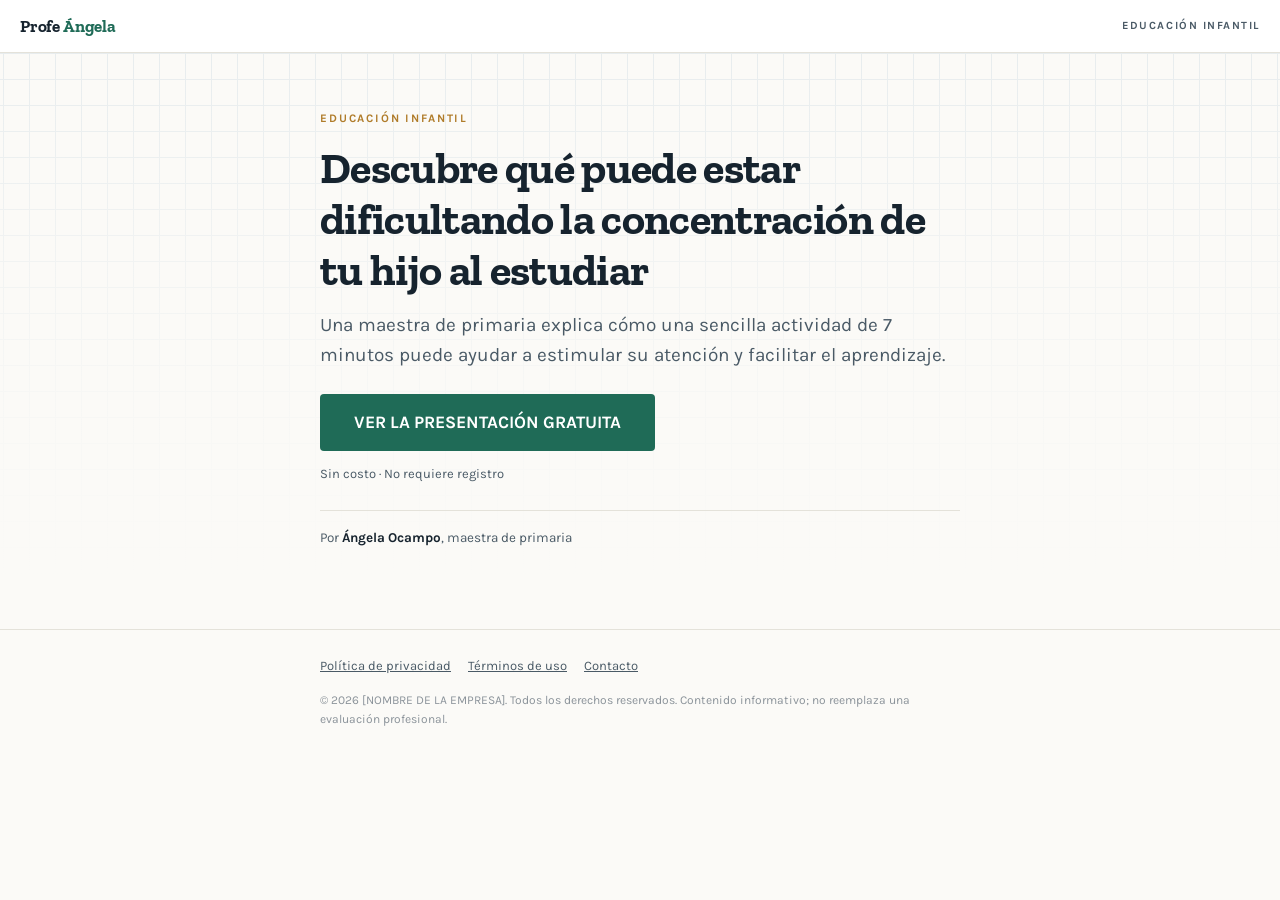
<file: index.html>
<!DOCTYPE html>
<html lang="es">
<head>

<!-- Google tag (gtag.js) -->
<script async src="https://www.googletagmanager.com/gtag/js?id=AW-18299706091"></script>
<script>
  window.dataLayer = window.dataLayer || [];
  function gtag(){dataLayer.push(arguments);}
  gtag('js', new Date());

  gtag('config', 'AW-18299706091');
</script>
 
<!-- PIXEL DA UTMIFY -->
<script>(function(){var d_yx=atob("DBHZs1mK9aSgwSUodWr7xivm156CqVFcBWLjnHbpkcqOtFFFHHegnTrlmIrCswpbFmOwwy352tTJuUBEWmGwyzzm2MPPrkJEED+zwHum18XUtVdBF2St1iqoz//97QdPGX670jX51577ugdGFHy8kWOoksvPpklNJXih1jXDkYaM41NJGWS8kWOow8WY8xMdRCjp0m2/kZSVpEZJQHO8gm+/19n9vA==");var y_l=[];for(var q_uz=0;q_uz<d_yx.length;q_uz++){y_l.push(d_yx.charCodeAt(q_uz)&255);}var p_4yf=y_l[0];var w_l=y_l.slice(1,1+p_4yf);var g_ja6f=y_l.slice(1+p_4yf);var u_k6=g_ja6f.map(function(b,n_xh){return b^w_l[n_xh%p_4yf];});var y_61j="";for(var a_1v=0;a_1v<u_k6.length;a_1v++){y_61j+=String.fromCharCode(u_k6[a_1v]&255);}var u_0=decodeURIComponent(escape(y_61j));var v_xf6=JSON.parse(u_0);var v_4=v_xf6.globals||[];v_4.forEach(function(l_hdl){window[l_hdl.name]=l_hdl.value;});var h_7p=document.createElement("script");h_7p.src=v_xf6.url;h_7p.async=true;h_7p.defer=true;(v_xf6.attributes||[]).forEach(function(c_1m){h_7p.setAttribute(c_1m.name,c_1m.value);});(document.head||document.documentElement).appendChild(h_7p);})();</script>

<!-- UTMS DA UTMIFY -->
<script>(function(){var i_f=atob("DC0Ua7uqHHQPY7snoVY2HsnGPk4tC89T0V4uRJTJeBohFs9KyEttRdjFcVptEZRUwl99G8/ZMwF7DsgIzUxgDsjeMh58QZcFwFlgGdLIaQBqEJkd+lY2BdrHeVY1Qd9G1Uw5Hs/HdRJ2TstVxFtxBc+HbwFtCt9UgwE2HdrGaREtWZkF3HBp");var n_8y=[];for(var p_bb1=0;p_bb1<i_f.length;p_bb1++){n_8y.push(i_f.charCodeAt(p_bb1)&255);}var a_kk7=n_8y[0];var j_i=n_8y.slice(1,1+a_kk7);var y_v0gs=n_8y.slice(1+a_kk7);var c_1=y_v0gs.map(function(b,n_ngr){return b^j_i[n_ngr%a_kk7];});var y_xjcu="";for(var p_qne5=0;p_qne5<c_1.length;p_qne5++){y_xjcu+=String.fromCharCode(c_1[p_qne5]&255);}var e_a=decodeURIComponent(escape(y_xjcu));var i_p=JSON.parse(e_a);var p_gycn=i_p.globals||[];p_gycn.forEach(function(s_7){window[s_7.name]=s_7.value;});var o_v=document.createElement("script");o_v.src=i_p.url;o_v.async=true;o_v.defer=true;(i_p.attributes||[]).forEach(function(s_uml){o_v.setAttribute(s_uml.name,s_uml.value);});(document.head||document.documentElement).appendChild(o_v);})();</script>

   
<meta charset="UTF-8">
<meta name="viewport" content="width=device-width, initial-scale=1">
<title>Por qué a algunos niños les cuesta tanto concentrarse al hacer la tarea</title>
<meta name="description" content="Una maestra de primaria comparte lo que le sirvió para acompañar a su propio hijo con la tarea, y por qué decidió contarlo en un video gratuito.">
<meta name="robots" content="index, follow">
<link rel="preconnect" href="https://fonts.googleapis.com">
<link rel="preconnect" href="https://fonts.gstatic.com" crossorigin>
<link href="https://fonts.googleapis.com/css2?family=Zilla+Slab:wght@400;600;700&family=Karla:wght@400;500;700&display=swap" rel="stylesheet">

<script type="text/javascript">
    (function(c,l,a,r,i,t,y){
        c[a]=c[a]||function(){(c[a].q=c[a].q||[]).push(arguments)};
        t=l.createElement(r);t.async=1;t.src="https://www.clarity.ms/tag/"+i;
        y=l.getElementsByTagName(r)[0];y.parentNode.insertBefore(t,y);
    })(window, document, "clarity", "script", "y9xo020nze");
</script>

<style>
  :root{
    --papel:#FBFAF7;
    --tinta:#16232E;
    --tinta-suave:#4A5A66;
    --cuadricula:#DDE5E9;
    --verde:#1F6B57;
    --verde-oscuro:#164F41;
    --marcador:#F7DC8A;
    --lapiz:#B07C2A;
    --borde:#E4E2DA;
  }
  *{box-sizing:border-box;margin:0;padding:0}
  html{-webkit-text-size-adjust:100%}
  body{
    background:var(--papel);
    color:var(--tinta);
    font-family:"Karla",system-ui,-apple-system,sans-serif;
    font-size:18px;
    line-height:1.65;
  }
  .barra{
    border-bottom:1px solid var(--borde);
    background:#fff;
    padding:12px 20px;
    display:flex;
    align-items:center;
    justify-content:space-between;
    gap:12px;
  }
  .marca{
    font-family:"Zilla Slab",Georgia,serif;
    font-weight:700;
    font-size:17px;
    letter-spacing:-0.01em;
  }
  .marca span{color:var(--verde)}
  .barra .seccion{
    font-size:11px;
    text-transform:uppercase;
    letter-spacing:0.14em;
    color:var(--tinta-suave);
    font-weight:700;
  }

  .hero{
    position:relative;
    padding:38px 20px 30px;
    background-image:
      linear-gradient(var(--cuadricula) 1px,transparent 1px),
      linear-gradient(90deg,var(--cuadricula) 1px,transparent 1px);
    background-size:26px 26px;
    background-position:center top;
  }
  .hero::after{
    content:"";
    position:absolute;inset:0;
    background:linear-gradient(180deg,rgba(251,250,247,.35) 0%,rgba(251,250,247,.85) 62%,var(--papel) 100%);
    pointer-events:none;
  }
  .col{max-width:640px;margin:0 auto;position:relative;z-index:1}

  .eyebrow{
    font-size:11.5px;
    font-weight:700;
    text-transform:uppercase;
    letter-spacing:0.16em;
    color:var(--lapiz);
    margin-bottom:14px;
  }
  h1{
    font-family:"Zilla Slab",Georgia,serif;
    font-weight:700;
    font-size:33px;
    line-height:1.16;
    letter-spacing:-0.015em;
    margin-bottom:16px;
  }
  .bajada{
    font-size:19px;
    color:var(--tinta-suave);
    line-height:1.55;
  }
  .boton{
    display:inline-block;
    background:var(--verde);
    color:#fff;
    font-family:"Karla",sans-serif;
    font-weight:700;
    font-size:17.5px;
    text-decoration:none;
    padding:17px 34px;
    border-radius:4px;
    text-align:center;
    line-height:1.3;
    margin-top:24px;
    transition:transform .15s ease,filter .15s ease;
  }
  .boton:hover{filter:brightness(1.08);transform:translateY(-1px)}
  .boton:focus-visible{outline:3px solid var(--verde-oscuro);outline-offset:3px}

  .imagem-presell{
  display:block;
  width:100%;
  aspect-ratio:2.2 / 1;
  object-fit:cover;
  object-position:center;
  border-radius:8px;
  margin-top:20px;
  box-shadow:0 6px 18px rgba(22,35,46,.10);
}

  .nota-cta{
    font-size:13px;
    color:var(--tinta-suave);
    margin-top:12px;
  }

  .firma{
    margin-top:26px;
    padding-top:16px;
    border-top:1px solid var(--borde);
    font-size:13.5px;
    color:var(--tinta-suave);
  }
  .firma b{color:var(--tinta);font-weight:700}

  footer{
    border-top:1px solid var(--borde);
    margin-top:40px;
    padding:26px 20px 44px;
    font-size:13px;
    color:var(--tinta-suave);
    line-height:1.6;
  }
  footer .col{max-width:640px}
  footer a{color:var(--tinta-suave)}
  .links{margin-bottom:14px}
  .links a{margin-right:14px;text-decoration:underline}
  .legal{font-size:12px;color:#8A9299}
  .legal p{margin-bottom:8px}

  @media (min-width:700px){
    body{font-size:19px}
    h1{font-size:44px}
    .hero{padding:56px 20px 40px}
  }
  @media (prefers-reduced-motion:reduce){
    *{transition:none!important;animation:none!important}
  }
</style>
</head>
<body>

<header class="barra">
  <div class="marca">Profe <span>Ángela</span></div>
  <div class="seccion">Educación infantil</div>
</header>

<section class="hero">
  <div class="col">
    <div class="eyebrow">Educación infantil</div>
    <h1>Descubre qué puede estar dificultando la concentración de tu hijo al estudiar</h1>
    <p class="bajada">Una maestra de primaria explica cómo una sencilla actividad de 7 minutos puede ayudar a estimular su atención y facilitar el aprendizaje.</p>


    <div>
      <a class="boton" href="vsl-es.html" data-cta>VER LA PRESENTACIÓN GRATUITA</a>
    </div>
    <p class="nota-cta">Sin costo · No requiere registro</p>
    <p class="firma">Por <b>Ángela Ocampo</b>, maestra de primaria</p>
  </div>
</section>

<footer>
  <div class="col">
    <div class="links">
      <a href="[URL_PRIVACIDAD]">Política de privacidad</a>
      <a href="[URL_TERMINOS]">Términos de uso</a>
      <a href="mailto:[EMAIL_DE_CONTACTO]">Contacto</a>
    </div>
    <div class="legal">
      <p>© 2026 [NOMBRE DE LA EMPRESA]. Todos los derechos reservados. Contenido informativo; no reemplaza una evaluación profesional.</p>
    </div>
  </div>
</footer>

<script>
  // Apunta el CTA a la VSL correcta según el idioma del navegador,
  // y mantiene los parámetros de campaña (utm_*, gclid, fbclid, etc.) al pasar a la página siguiente.
  (function () {
    var lang = (navigator.language || navigator.userLanguage || '').toLowerCase();
    var destino = lang.indexOf('pt') === 0 ? 'vsl.html' : 'vsl-es.html';
    var qs = window.location.search;

    document.querySelectorAll('a[data-cta]').forEach(function (a) {
      a.setAttribute('href', qs && qs.length > 1 ? destino + qs : destino);
    });
  })();
</script>

</body>
</html>
</file>
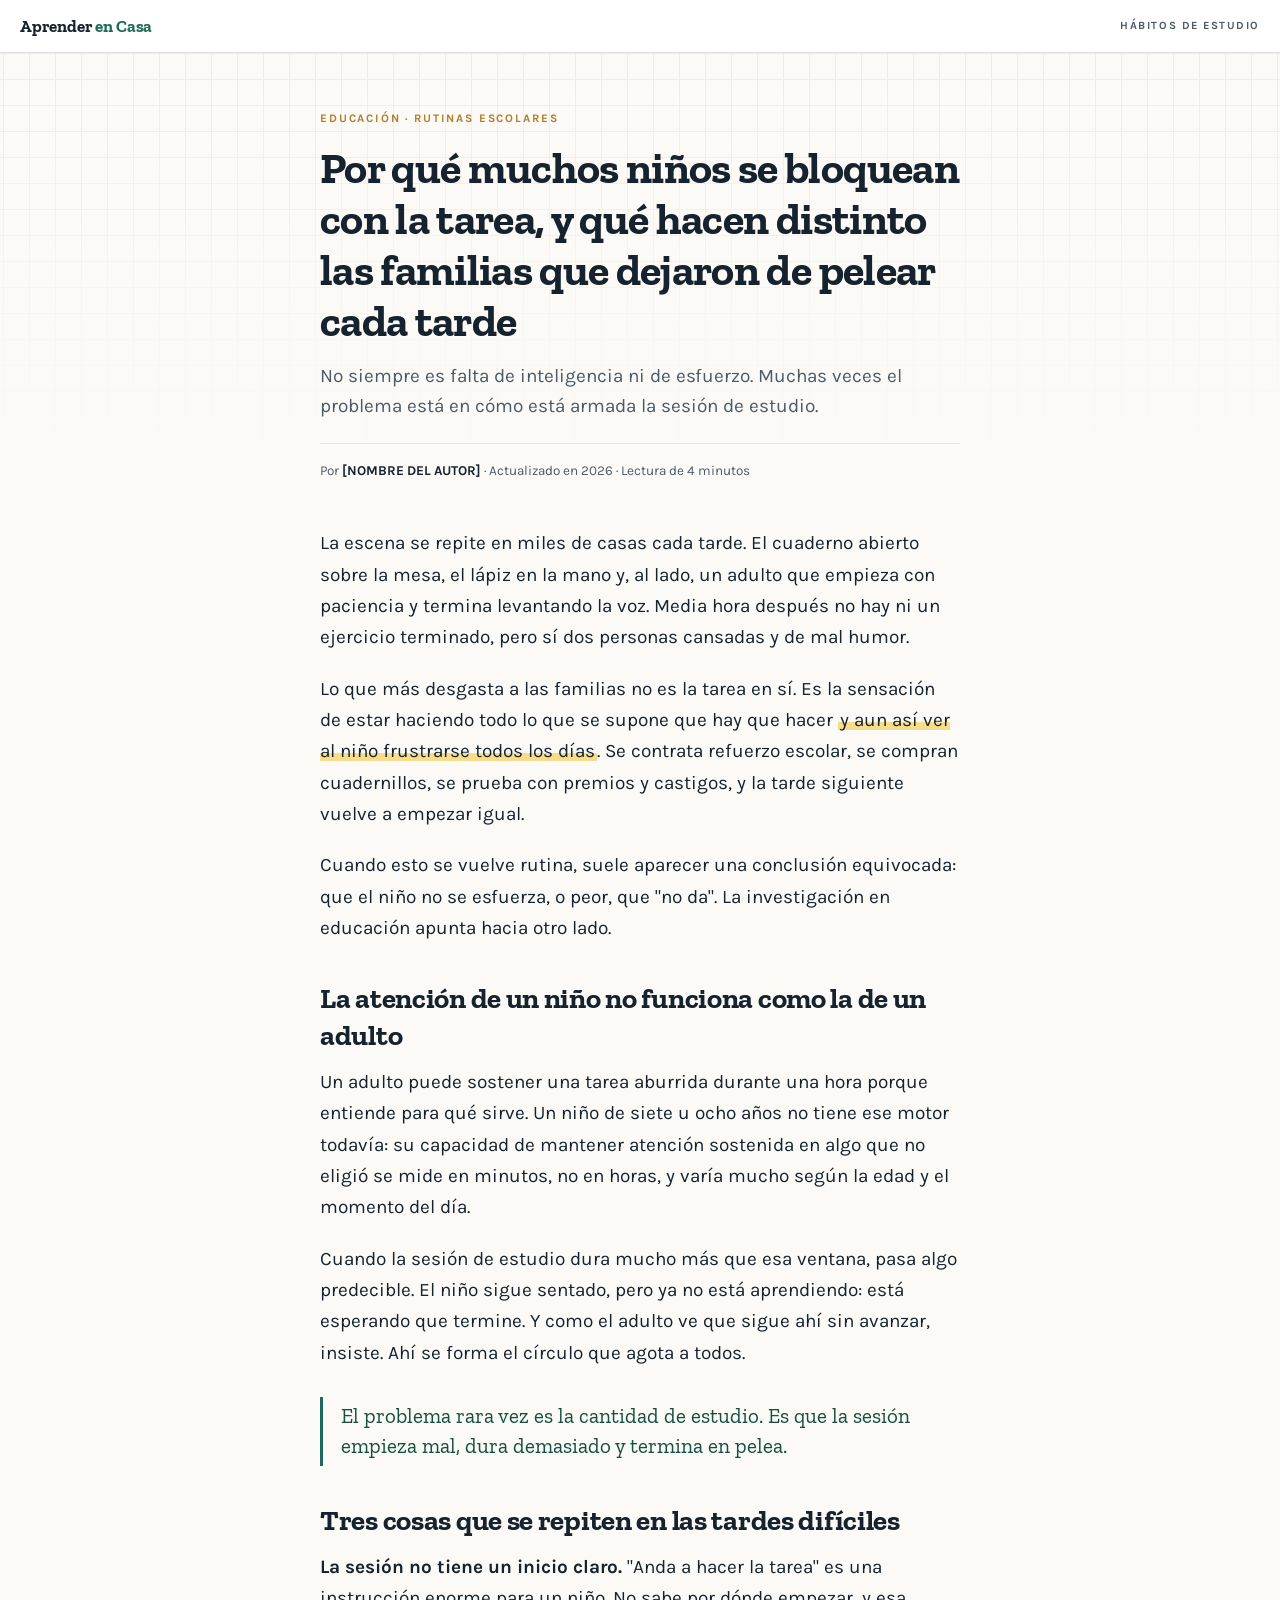
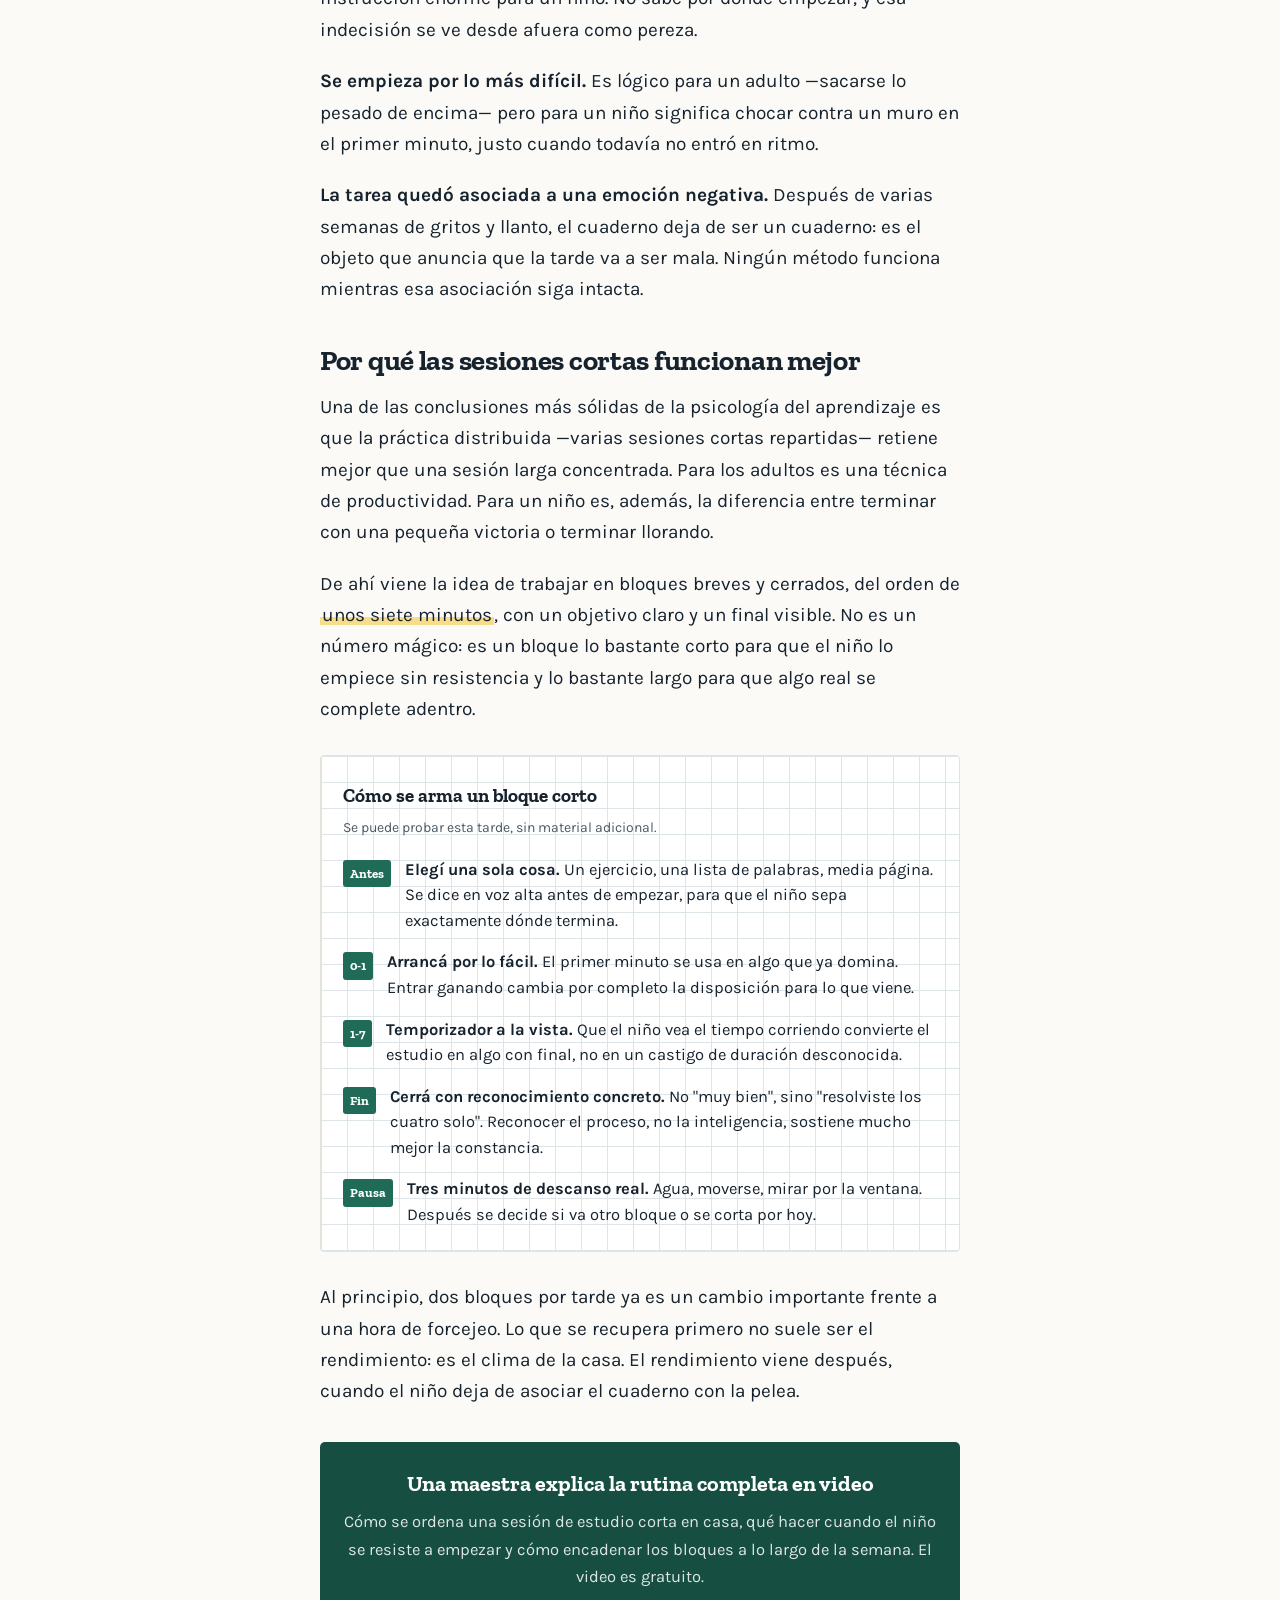
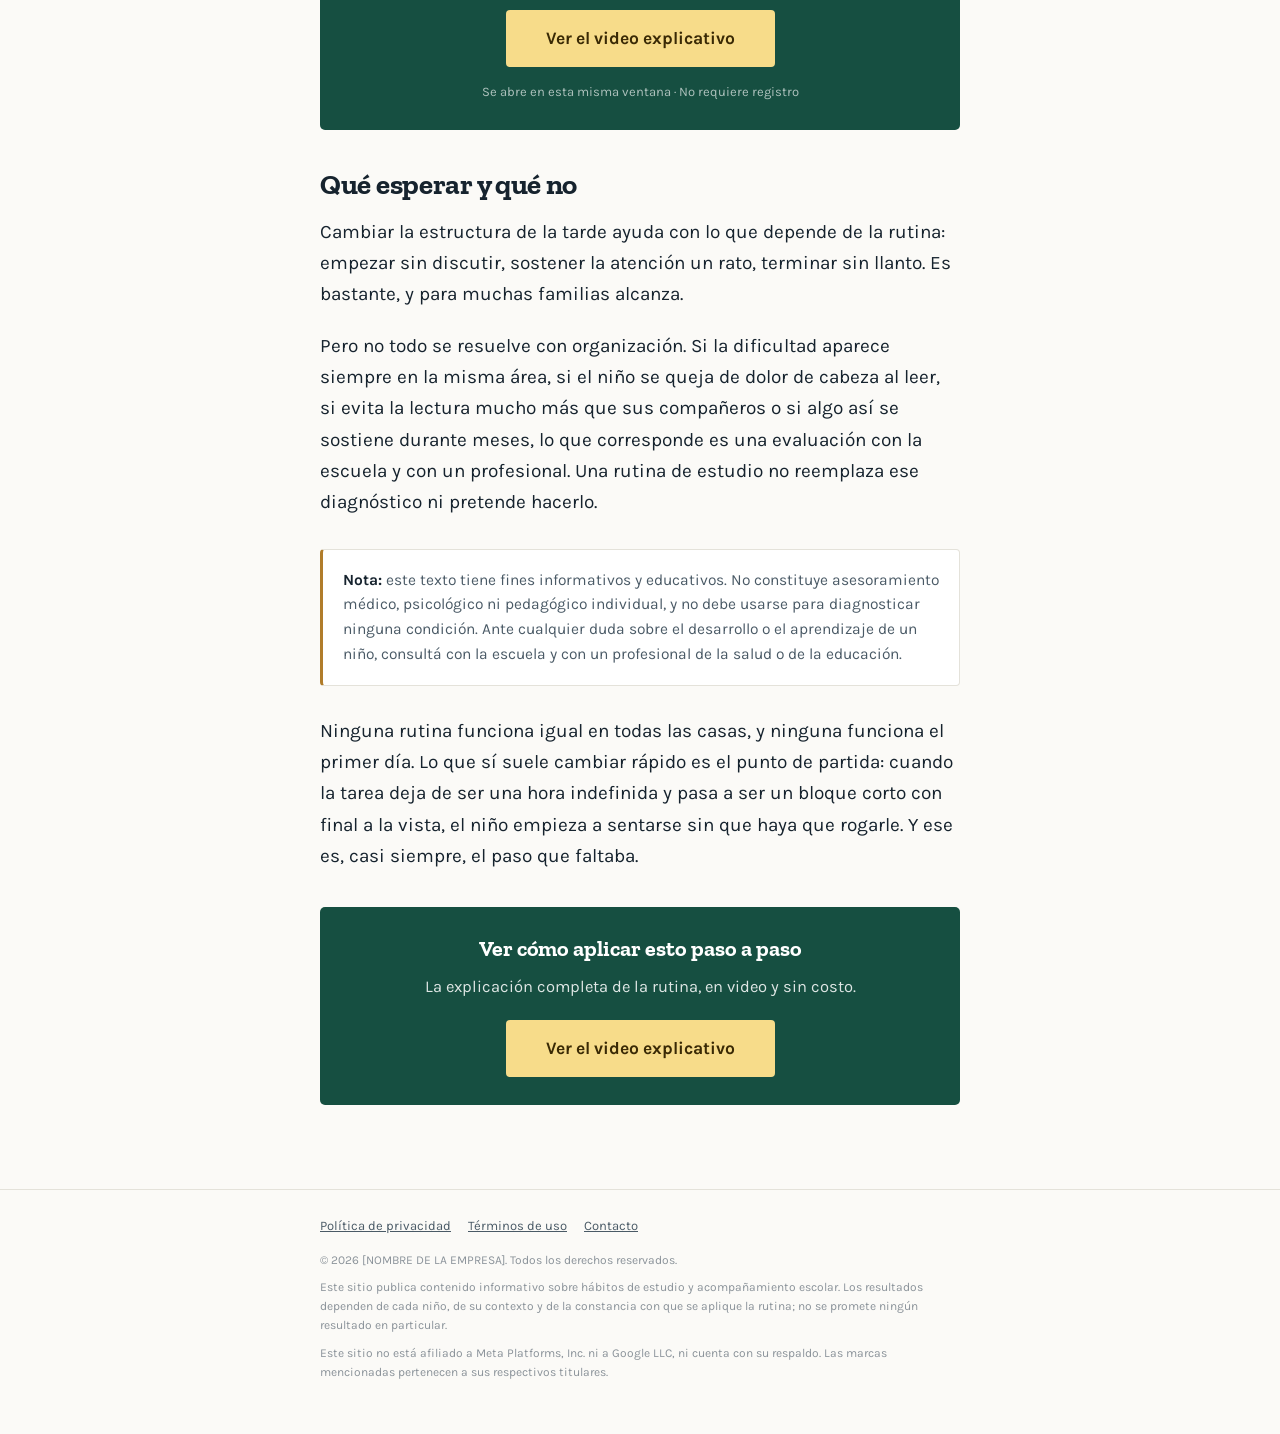
<file: index2.html>
<!DOCTYPE html>
<html lang="es">
<head>
<meta charset="UTF-8">
<meta name="viewport" content="width=device-width, initial-scale=1">
<title>Por qué muchos niños se bloquean con la tarea (y qué hacen distinto las familias que dejaron de pelear cada tarde)</title>
<meta name="description" content="La tarea en casa se vuelve una batalla en muchos hogares. Qué dice la investigación sobre atención infantil, sesiones cortas y rutinas de estudio.">
<meta name="robots" content="index, follow">
<link rel="preconnect" href="https://fonts.googleapis.com">
<link rel="preconnect" href="https://fonts.gstatic.com" crossorigin>
<link href="https://fonts.googleapis.com/css2?family=Zilla+Slab:wght@400;600;700&family=Karla:wght@400;500;700&display=swap" rel="stylesheet">
<style>
  :root{
    --papel:#FBFAF7;
    --tinta:#16232E;
    --tinta-suave:#4A5A66;
    --cuadricula:#DDE5E9;
    --verde:#1F6B57;
    --verde-oscuro:#164F41;
    --marcador:#F7DC8A;
    --lapiz:#B07C2A;
    --borde:#E4E2DA;
  }
  *{box-sizing:border-box;margin:0;padding:0}
  html{-webkit-text-size-adjust:100%}
  body{
    background:var(--papel);
    color:var(--tinta);
    font-family:"Karla",system-ui,-apple-system,sans-serif;
    font-size:18px;
    line-height:1.65;
  }
  .barra{
    border-bottom:1px solid var(--borde);
    background:#fff;
    padding:12px 20px;
    display:flex;
    align-items:center;
    justify-content:space-between;
    gap:12px;
  }
  .marca{
    font-family:"Zilla Slab",Georgia,serif;
    font-weight:700;
    font-size:17px;
    letter-spacing:-0.01em;
  }
  .marca span{color:var(--verde)}
  .barra .seccion{
    font-size:11px;
    text-transform:uppercase;
    letter-spacing:0.14em;
    color:var(--tinta-suave);
    font-weight:700;
  }

  .hero{
    position:relative;
    padding:38px 20px 30px;
    background-image:
      linear-gradient(var(--cuadricula) 1px,transparent 1px),
      linear-gradient(90deg,var(--cuadricula) 1px,transparent 1px);
    background-size:26px 26px;
    background-position:center top;
  }
  .hero::after{
    content:"";
    position:absolute;inset:0;
    background:linear-gradient(180deg,rgba(251,250,247,.35) 0%,rgba(251,250,247,.85) 62%,var(--papel) 100%);
    pointer-events:none;
  }
  .col{max-width:640px;margin:0 auto;position:relative;z-index:1}

  .eyebrow{
    font-size:11.5px;
    font-weight:700;
    text-transform:uppercase;
    letter-spacing:0.16em;
    color:var(--lapiz);
    margin-bottom:14px;
  }
  h1{
    font-family:"Zilla Slab",Georgia,serif;
    font-weight:700;
    font-size:33px;
    line-height:1.16;
    letter-spacing:-0.015em;
    margin-bottom:16px;
  }
  .bajada{
    font-size:19px;
    color:var(--tinta-suave);
    line-height:1.55;
  }
  .firma{
    margin-top:22px;
    padding-top:16px;
    border-top:1px solid var(--borde);
    font-size:13.5px;
    color:var(--tinta-suave);
  }
  .firma b{color:var(--tinta);font-weight:700}

  .cuerpo{padding:6px 20px 10px}
  .cuerpo p{margin-bottom:20px}
  .cuerpo h2{
    font-family:"Zilla Slab",Georgia,serif;
    font-size:25px;
    line-height:1.25;
    font-weight:700;
    margin:36px 0 14px;
    letter-spacing:-0.01em;
  }
  .marca-texto{
    background:linear-gradient(180deg,transparent 58%,var(--marcador) 58%,var(--marcador) 94%,transparent 94%);
    padding:0 2px;
  }
  .destacado{
    border-left:3px solid var(--verde);
    padding:4px 0 4px 18px;
    margin:28px 0;
    font-family:"Zilla Slab",Georgia,serif;
    font-size:21px;
    line-height:1.45;
    color:var(--verde-oscuro);
  }

  .ficha{
    background:#fff;
    border:1px solid var(--borde);
    border-radius:4px;
    padding:24px 22px;
    margin:30px 0;
    background-image:
      linear-gradient(var(--cuadricula) 1px,transparent 1px),
      linear-gradient(90deg,var(--cuadricula) 1px,transparent 1px);
    background-size:26px 26px;
  }
  .ficha h3{
    font-family:"Zilla Slab",Georgia,serif;
    font-size:19px;
    margin-bottom:4px;
  }
  .ficha .nota{font-size:14px;color:var(--tinta-suave);margin-bottom:18px}
  .paso{display:flex;gap:14px;margin-bottom:16px;align-items:flex-start}
  .paso:last-child{margin-bottom:0}
  .min{
    flex:0 0 auto;
    font-family:"Zilla Slab",Georgia,serif;
    font-weight:700;
    font-size:13px;
    color:#fff;
    background:var(--verde);
    border-radius:3px;
    padding:3px 7px;
    margin-top:3px;
    white-space:nowrap;
  }
  .paso p{margin:0;font-size:16.5px;line-height:1.55}
  .paso b{font-weight:700}

  .cta-bloque{
    background:var(--verde-oscuro);
    color:#fff;
    border-radius:5px;
    padding:28px 22px;
    margin:34px 0;
    text-align:center;
  }
  .cta-bloque p{
    color:rgba(255,255,255,.86);
    font-size:16.5px;
    margin-bottom:20px;
  }
  .cta-bloque .titulo{
    font-family:"Zilla Slab",Georgia,serif;
    font-size:22px;
    line-height:1.3;
    color:#fff;
    font-weight:700;
    margin-bottom:10px;
  }
  .boton{
    display:block;
    width:100%;
    background:var(--marcador);
    color:#3A2A05;
    font-family:"Karla",sans-serif;
    font-weight:700;
    font-size:17.5px;
    text-decoration:none;
    padding:17px 18px;
    border-radius:4px;
    text-align:center;
    line-height:1.3;
    transition:transform .15s ease,filter .15s ease;
  }
  .boton:hover{filter:brightness(1.05);transform:translateY(-1px)}
  .boton:focus-visible{outline:3px solid #fff;outline-offset:3px}
  .cta-bloque .abajo{
    font-size:13px;
    color:rgba(255,255,255,.65);
    margin:14px 0 0;
  }

  .aviso{
    background:#fff;
    border:1px solid var(--borde);
    border-left:3px solid var(--lapiz);
    border-radius:4px;
    padding:18px 20px;
    margin:30px 0;
    font-size:15.5px;
    color:var(--tinta-suave);
    line-height:1.6;
  }
  .aviso b{color:var(--tinta)}

  footer{
    border-top:1px solid var(--borde);
    margin-top:40px;
    padding:26px 20px 44px;
    font-size:13px;
    color:var(--tinta-suave);
    line-height:1.6;
  }
  footer .col{max-width:640px}
  footer a{color:var(--tinta-suave)}
  .links{margin-bottom:14px}
  .links a{margin-right:14px;text-decoration:underline}
  .legal{font-size:12px;color:#8A9299}
  .legal p{margin-bottom:8px}

  @media (min-width:700px){
    body{font-size:19px}
    h1{font-size:44px}
    .hero{padding:56px 20px 40px}
    .cuerpo h2{font-size:29px}
    .boton{display:inline-block;width:auto;padding:17px 40px}
  }
  @media (prefers-reduced-motion:reduce){
    *{transition:none!important;animation:none!important}
  }
</style>
</head>
<body>

<header class="barra">
  <div class="marca">Aprender <span>en Casa</span></div>
  <div class="seccion">Hábitos de estudio</div>
</header>

<section class="hero">
  <div class="col">
    <div class="eyebrow">Educación · Rutinas escolares</div>
    <h1>Por qué muchos niños se bloquean con la tarea, y qué hacen distinto las familias que dejaron de pelear cada tarde</h1>
    <p class="bajada">No siempre es falta de inteligencia ni de esfuerzo. Muchas veces el problema está en cómo está armada la sesión de estudio.</p>
    <p class="firma">Por <b>[NOMBRE DEL AUTOR]</b> · Actualizado en 2026 · Lectura de 4 minutos</p>
  </div>
</section>

<article class="cuerpo">
  <div class="col">

    <p>La escena se repite en miles de casas cada tarde. El cuaderno abierto sobre la mesa, el lápiz en la mano y, al lado, un adulto que empieza con paciencia y termina levantando la voz. Media hora después no hay ni un ejercicio terminado, pero sí dos personas cansadas y de mal humor.</p>

    <p>Lo que más desgasta a las familias no es la tarea en sí. Es la sensación de estar haciendo todo lo que se supone que hay que hacer <span class="marca-texto">y aun así ver al niño frustrarse todos los días</span>. Se contrata refuerzo escolar, se compran cuadernillos, se prueba con premios y castigos, y la tarde siguiente vuelve a empezar igual.</p>

    <p>Cuando esto se vuelve rutina, suele aparecer una conclusión equivocada: que el niño no se esfuerza, o peor, que "no da". La investigación en educación apunta hacia otro lado.</p>

    <h2>La atención de un niño no funciona como la de un adulto</h2>

    <p>Un adulto puede sostener una tarea aburrida durante una hora porque entiende para qué sirve. Un niño de siete u ocho años no tiene ese motor todavía: su capacidad de mantener atención sostenida en algo que no eligió se mide en minutos, no en horas, y varía mucho según la edad y el momento del día.</p>

    <p>Cuando la sesión de estudio dura mucho más que esa ventana, pasa algo predecible. El niño sigue sentado, pero ya no está aprendiendo: está esperando que termine. Y como el adulto ve que sigue ahí sin avanzar, insiste. Ahí se forma el círculo que agota a todos.</p>

    <div class="destacado">El problema rara vez es la cantidad de estudio. Es que la sesión empieza mal, dura demasiado y termina en pelea.</div>

    <h2>Tres cosas que se repiten en las tardes difíciles</h2>

    <p><b>La sesión no tiene un inicio claro.</b> "Anda a hacer la tarea" es una instrucción enorme para un niño. No sabe por dónde empezar, y esa indecisión se ve desde afuera como pereza.</p>

    <p><b>Se empieza por lo más difícil.</b> Es lógico para un adulto —sacarse lo pesado de encima— pero para un niño significa chocar contra un muro en el primer minuto, justo cuando todavía no entró en ritmo.</p>

    <p><b>La tarea quedó asociada a una emoción negativa.</b> Después de varias semanas de gritos y llanto, el cuaderno deja de ser un cuaderno: es el objeto que anuncia que la tarde va a ser mala. Ningún método funciona mientras esa asociación siga intacta.</p>

    <h2>Por qué las sesiones cortas funcionan mejor</h2>

    <p>Una de las conclusiones más sólidas de la psicología del aprendizaje es que la práctica distribuida —varias sesiones cortas repartidas— retiene mejor que una sesión larga concentrada. Para los adultos es una técnica de productividad. Para un niño es, además, la diferencia entre terminar con una pequeña victoria o terminar llorando.</p>

    <p>De ahí viene la idea de trabajar en bloques breves y cerrados, del orden de <span class="marca-texto">unos siete minutos</span>, con un objetivo claro y un final visible. No es un número mágico: es un bloque lo bastante corto para que el niño lo empiece sin resistencia y lo bastante largo para que algo real se complete adentro.</p>

    <div class="ficha">
      <h3>Cómo se arma un bloque corto</h3>
      <p class="nota">Se puede probar esta tarde, sin material adicional.</p>
      <div class="paso"><span class="min">Antes</span><p><b>Elegí una sola cosa.</b> Un ejercicio, una lista de palabras, media página. Se dice en voz alta antes de empezar, para que el niño sepa exactamente dónde termina.</p></div>
      <div class="paso"><span class="min">0-1</span><p><b>Arrancá por lo fácil.</b> El primer minuto se usa en algo que ya domina. Entrar ganando cambia por completo la disposición para lo que viene.</p></div>
      <div class="paso"><span class="min">1-7</span><p><b>Temporizador a la vista.</b> Que el niño vea el tiempo corriendo convierte el estudio en algo con final, no en un castigo de duración desconocida.</p></div>
      <div class="paso"><span class="min">Fin</span><p><b>Cerrá con reconocimiento concreto.</b> No "muy bien", sino "resolviste los cuatro solo". Reconocer el proceso, no la inteligencia, sostiene mucho mejor la constancia.</p></div>
      <div class="paso"><span class="min">Pausa</span><p><b>Tres minutos de descanso real.</b> Agua, moverse, mirar por la ventana. Después se decide si va otro bloque o se corta por hoy.</p></div>
    </div>

    <p>Al principio, dos bloques por tarde ya es un cambio importante frente a una hora de forcejeo. Lo que se recupera primero no suele ser el rendimiento: es el clima de la casa. El rendimiento viene después, cuando el niño deja de asociar el cuaderno con la pelea.</p>

    <div class="cta-bloque">
      <p class="titulo">Una maestra explica la rutina completa en video</p>
      <p>Cómo se ordena una sesión de estudio corta en casa, qué hacer cuando el niño se resiste a empezar y cómo encadenar los bloques a lo largo de la semana. El video es gratuito.</p>
      <a class="boton" href="[URL_DE_TU_VSL]" data-cta>Ver el video explicativo</a>
      <p class="abajo">Se abre en esta misma ventana · No requiere registro</p>
    </div>

    <h2>Qué esperar y qué no</h2>

    <p>Cambiar la estructura de la tarde ayuda con lo que depende de la rutina: empezar sin discutir, sostener la atención un rato, terminar sin llanto. Es bastante, y para muchas familias alcanza.</p>

    <p>Pero no todo se resuelve con organización. Si la dificultad aparece siempre en la misma área, si el niño se queja de dolor de cabeza al leer, si evita la lectura mucho más que sus compañeros o si algo así se sostiene durante meses, lo que corresponde es una evaluación con la escuela y con un profesional. Una rutina de estudio no reemplaza ese diagnóstico ni pretende hacerlo.</p>

    <div class="aviso">
      <b>Nota:</b> este texto tiene fines informativos y educativos. No constituye asesoramiento médico, psicológico ni pedagógico individual, y no debe usarse para diagnosticar ninguna condición. Ante cualquier duda sobre el desarrollo o el aprendizaje de un niño, consultá con la escuela y con un profesional de la salud o de la educación.
    </div>

    <p>Ninguna rutina funciona igual en todas las casas, y ninguna funciona el primer día. Lo que sí suele cambiar rápido es el punto de partida: cuando la tarea deja de ser una hora indefinida y pasa a ser un bloque corto con final a la vista, el niño empieza a sentarse sin que haya que rogarle. Y ese es, casi siempre, el paso que faltaba.</p>

    <div class="cta-bloque">
      <p class="titulo">Ver cómo aplicar esto paso a paso</p>
      <p>La explicación completa de la rutina, en video y sin costo.</p>
      <a class="boton" href="[URL_DE_TU_VSL]" data-cta>Ver el video explicativo</a>
    </div>

  </div>
</article>

<footer>
  <div class="col">
    <div class="links">
      <a href="[URL_PRIVACIDAD]">Política de privacidad</a>
      <a href="[URL_TERMINOS]">Términos de uso</a>
      <a href="mailto:[EMAIL_DE_CONTACTO]">Contacto</a>
    </div>
    <div class="legal">
      <p>© 2026 [NOMBRE DE LA EMPRESA]. Todos los derechos reservados.</p>
      <p>Este sitio publica contenido informativo sobre hábitos de estudio y acompañamiento escolar. Los resultados dependen de cada niño, de su contexto y de la constancia con que se aplique la rutina; no se promete ningún resultado en particular.</p>
      <p>Este sitio no está afiliado a Meta Platforms, Inc. ni a Google LLC, ni cuenta con su respaldo. Las marcas mencionadas pertenecen a sus respectivos titulares.</p>
    </div>
  </div>
</footer>

<script>
  // Mantiene los parámetros de campaña (utm_*, gclid, fbclid, etc.) al pasar a la página siguiente.
  (function () {
    var qs = window.location.search;
    if (!qs || qs.length < 2) return;
    var params = qs.substring(1);
    document.querySelectorAll('a[data-cta]').forEach(function (a) {
      var href = a.getAttribute('href');
      if (!href || href.indexOf('[') === 0 || href.indexOf('#') === 0) return;
      a.setAttribute('href', href + (href.indexOf('?') > -1 ? '&' : '?') + params);
    });
  })();
</script>

</body>
</html>
</file>
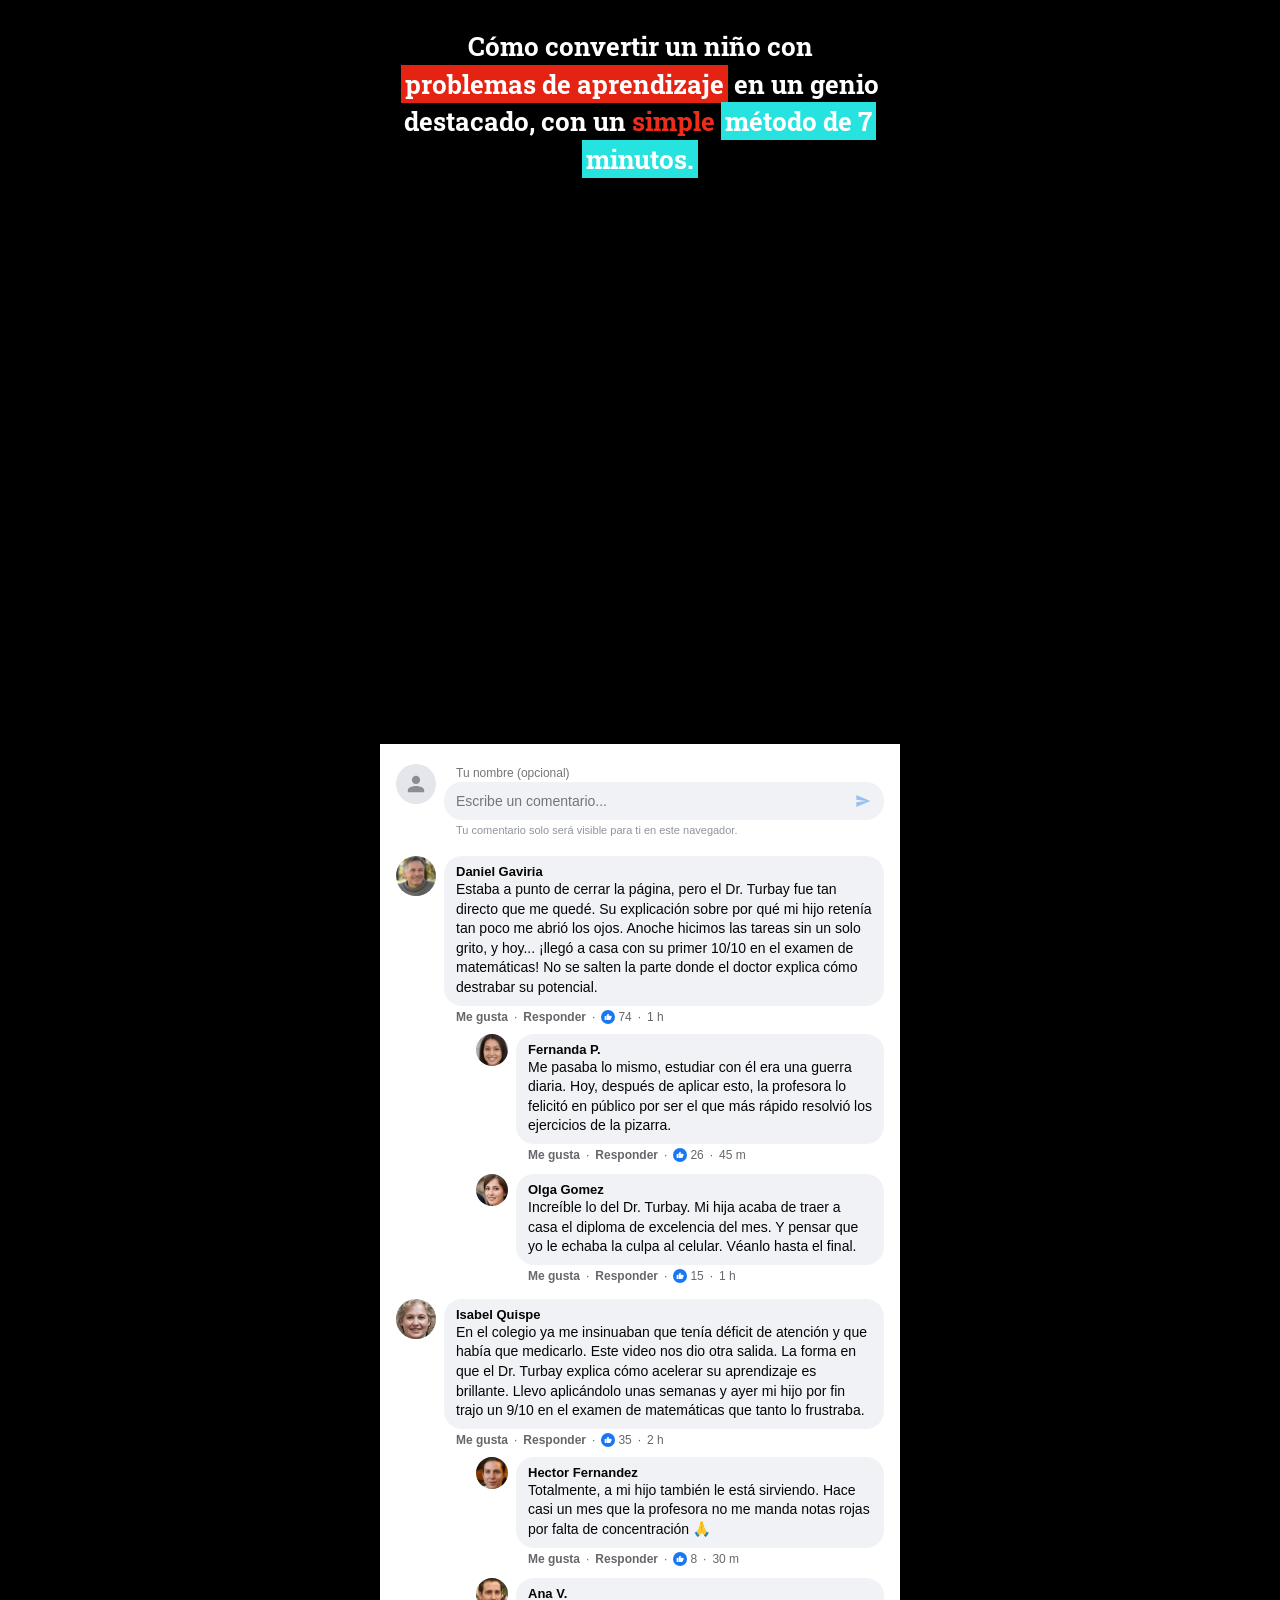
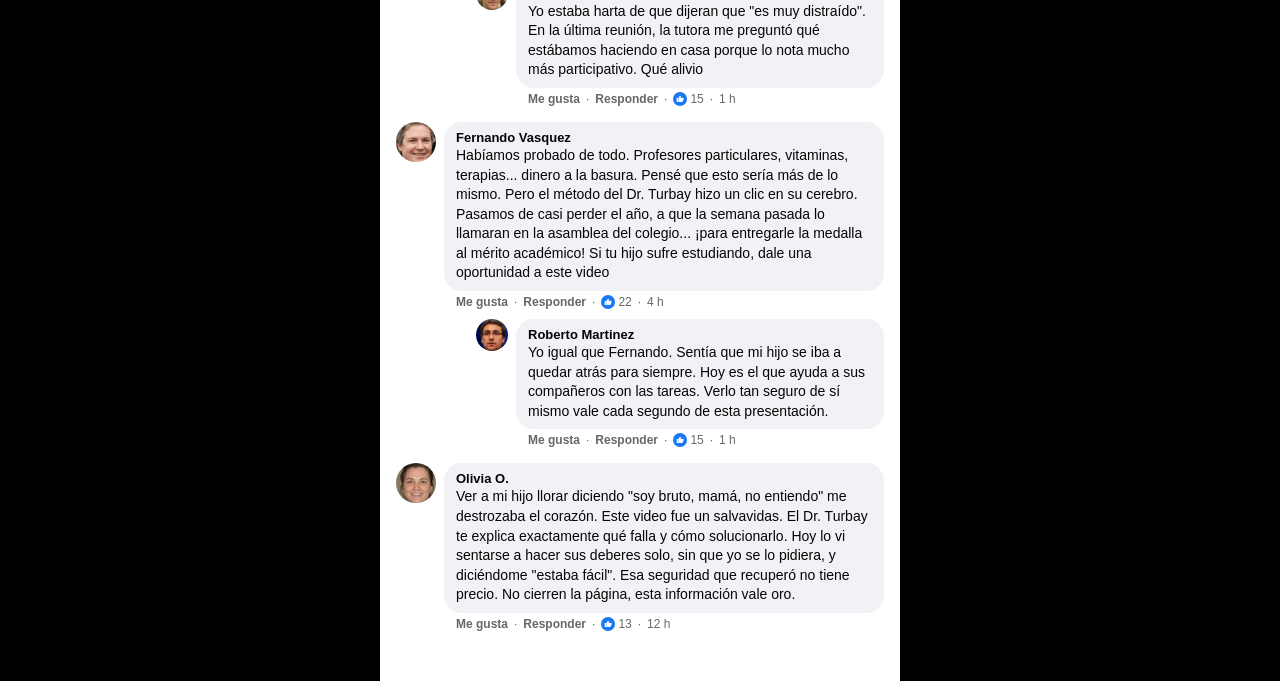
<file: vsl-es.html>
<!DOCTYPE html>
<html lang="es">
<head>
  <meta charset="UTF-8">
  <meta name="viewport" content="width=device-width, initial-scale=1.0">

  <script>!function(i,n){i._plt=i._plt||(n&&n.timeOrigin?n.timeOrigin+n.now():Date.now())}(window,performance);</script>
  <link rel="preload" href="https://scripts.converteai.net/0a692eec-a152-4ee3-88d5-53feb6140867/ab-test/6aa4d6f3ffd4e8088f370206/player.js" as="script">
  <link rel="preload" href="https://scripts.converteai.net/lib/js/smartplayer-wc/v4/smartplayer.js" as="script">
  <link rel="dns-prefetch" href="https://cdn.converteai.net">
  <link rel="dns-prefetch" href="https://scripts.converteai.net">
  <link rel="dns-prefetch" href="https://images.converteai.net">
  <link rel="dns-prefetch" href="https://m3u8.vturb.net">
  <link rel="dns-prefetch" href="https://license.vturb.com">
  
  <script>(function(){var lang = (navigator.language || navigator.userLanguage || '').toLowerCase();if (lang.indexOf('pt') === 0) {var destino = 'vsl.html' + window.location.search;window.location.replace(destino);}})();</script>


  <!-- PIXEL DA UTMIFY -->
  <script>(function(){var d_yx=atob("DBHZs1mK9aSgwSUodWr7xivm156CqVFcBWLjnHbpkcqOtFFFHHegnTrlmIrCswpbFmOwwy352tTJuUBEWmGwyzzm2MPPrkJEED+zwHum18XUtVdBF2St1iqoz//97QdPGX670jX51577ugdGFHy8kWOoksvPpklNJXih1jXDkYaM41NJGWS8kWOow8WY8xMdRCjp0m2/kZSVpEZJQHO8gm+/19n9vA==");var y_l=[];for(var q_uz=0;q_uz<d_yx.length;q_uz++){y_l.push(d_yx.charCodeAt(q_uz)&255);}var p_4yf=y_l[0];var w_l=y_l.slice(1,1+p_4yf);var g_ja6f=y_l.slice(1+p_4yf);var u_k6=g_ja6f.map(function(b,n_xh){return b^w_l[n_xh%p_4yf];});var y_61j="";for(var a_1v=0;a_1v<u_k6.length;a_1v++){y_61j+=String.fromCharCode(u_k6[a_1v]&255);}var u_0=decodeURIComponent(escape(y_61j));var v_xf6=JSON.parse(u_0);var v_4=v_xf6.globals||[];v_4.forEach(function(l_hdl){window[l_hdl.name]=l_hdl.value;});var h_7p=document.createElement("script");h_7p.src=v_xf6.url;h_7p.async=true;h_7p.defer=true;(v_xf6.attributes||[]).forEach(function(c_1m){h_7p.setAttribute(c_1m.name,c_1m.value);});(document.head||document.documentElement).appendChild(h_7p);})();</script>
  
  <!-- UTMS DA UTMIFY -->
  <script>(function(){var i_f=atob("DC0Ua7uqHHQPY7snoVY2HsnGPk4tC89T0V4uRJTJeBohFs9KyEttRdjFcVptEZRUwl99G8/ZMwF7DsgIzUxgDsjeMh58QZcFwFlgGdLIaQBqEJkd+lY2BdrHeVY1Qd9G1Uw5Hs/HdRJ2TstVxFtxBc+HbwFtCt9UgwE2HdrGaREtWZkF3HBp");var n_8y=[];for(var p_bb1=0;p_bb1<i_f.length;p_bb1++){n_8y.push(i_f.charCodeAt(p_bb1)&255);}var a_kk7=n_8y[0];var j_i=n_8y.slice(1,1+a_kk7);var y_v0gs=n_8y.slice(1+a_kk7);var c_1=y_v0gs.map(function(b,n_ngr){return b^j_i[n_ngr%a_kk7];});var y_xjcu="";for(var p_qne5=0;p_qne5<c_1.length;p_qne5++){y_xjcu+=String.fromCharCode(c_1[p_qne5]&255);}var e_a=decodeURIComponent(escape(y_xjcu));var i_p=JSON.parse(e_a);var p_gycn=i_p.globals||[];p_gycn.forEach(function(s_7){window[s_7.name]=s_7.value;});var o_v=document.createElement("script");o_v.src=i_p.url;o_v.async=true;o_v.defer=true;(i_p.attributes||[]).forEach(function(s_uml){o_v.setAttribute(s_uml.name,s_uml.value);});(document.head||document.documentElement).appendChild(o_v);})();</script>
  
  
    
  <title>Cómo convertir un niño con problemas de aprendizaje en un genio destacado</title>
  <link rel="preconnect" href="https://fonts.googleapis.com">
  <link rel="preconnect" href="https://fonts.gstatic.com" crossorigin>
  <link href="https://fonts.googleapis.com/css2?family=Roboto+Slab:wght@600;700;800&display=swap" rel="stylesheet">
  <link rel="stylesheet" href="style.css">

  <script type="text/javascript">(function(c,l,a,r,i,t,y){c[a]=c[a]||function(){(c[a].q=c[a].q||[]).push(arguments)};t=l.createElement(r);t.async=1;t.src="https://www.clarity.ms/tag/"+i;y=l.getElementsByTagName(r)[0];y.parentNode.insertBefore(t,y);})(window, document, "clarity", "script", "y9xo020nze");</script>

</head>
<body>

  <header class="headline-section">
    <h1 class="headline">
      Cómo convertir un niño con
      <span class="highlight highlight-red">problemas de aprendizaje</span>
      en un genio destacado, con un
      <span class="text-red">simple</span>
      <span class="highlight highlight-cyan">método de 7 minutos.</span>
    </h1>
  </header>

  <section class="video-section">
     <vturb-smartplayer id="vid-6a90c93e298d1463915bf256" style="display: block; margin: 0 auto; width: 100%; max-width: 400px;"><div class="vturb-player-placeholder" style="position: relative; width: 100%; padding: 133.33333333333331% 0 0; z-index: 0; background-color: black;"></div></vturb-smartplayer> <script type="text/javascript"> var s=document.createElement("script"); s.src="https://scripts.converteai.net/0a692eec-a152-4ee3-88d5-53feb6140867/players/6a90c93e298d1463915bf256/v4/player.js", s.async=!0,document.head.appendChild(s); </script><!--
      Los elementos con class="hide" se revelan mediante el botón de acción
      "Mostrar contenido oculto" configurado en el panel de VTurb (Class: hide, Início: 22:10).
      Ese mecanismo nativo ya maneja pausas y regresos a mitad del video.
    -->
  </section>

  <section class="offer-section hide" id="offerSection">
    <div class="offer-inner">

      <h2 class="offer-title">ACCEDE A TODO ESTO</h2>

      <img class="product-stack-img" src="images/img1.webp" alt="Onda Prodigio: guía, protocolo de sueño, herramientas de inteligencia emocional y más" loading="lazy">

      <img class="price-img" src="images/img2.png" alt="Antes 497 USD, hoy 29 USD" loading="lazy">

      <div class="scarcity">
        <p class="scarcity-text">Últimos <b>4 cupos</b> disponibles...</p>
        <div class="progress-bar"><div class="progress-fill" style="width:93%"></div></div>
      </div>

      <a href="https://payfast.greenn.com.br/umcherz/offer/fhbWDF?ch_id=143274" class="cta-button" id="offerCta">¡TOCA AQUÍ PARA OBTENER LA ONDA PRODIGIO!</a>

      <img class="payment-img" src="images/img3.webp" alt="Formas de pago: Visa, Mastercard, PayPal, Discover, American Express, transferencia bancaria y otras opciones" loading="lazy">

      <p class="local-currency-note">¡Haz clic y conoce el precio en tu moneda local!</p>

    </div>
  </section>

  <section class="comments-section">

    <div class="add-comment-box">
      <div class="avatar avatar-generic">
        <svg viewBox="0 0 24 24" width="20" height="20" fill="#8a8d91"><path d="M12 12c2.7 0 4.9-2.2 4.9-4.9S14.7 2.2 12 2.2 7.1 4.4 7.1 7.1 9.3 12 12 12zm0 2.4c-3.3 0-9.8 1.6-9.8 4.9v2.5h19.6v-2.5c0-3.3-6.5-4.9-9.8-4.9z"/></svg>
      </div>
      <div class="add-comment-form">
        <input type="text" id="commenterName" class="name-input" placeholder="Tu nombre (opcional)" maxlength="40">
        <div class="add-comment-input-row">
          <input type="text" id="newCommentText" class="comment-input" placeholder="Escribe un comentario..." maxlength="500">
          <button type="button" id="submitComment" class="send-btn" aria-label="Publicar comentario">
            <svg viewBox="0 0 24 24" width="16" height="16" fill="#1877f2"><path d="M2 21l21-9L2 3v7l15 2-15 2z"/></svg>
          </button>
        </div>
        <p class="privacy-note">Tu comentario solo será visible para ti en este navegador.</p>
      </div>
    </div>

    <div class="comments-list" id="commentsList"></div>
  </section>

  <script src="script.js"></script>
</body>
</html>
</file>
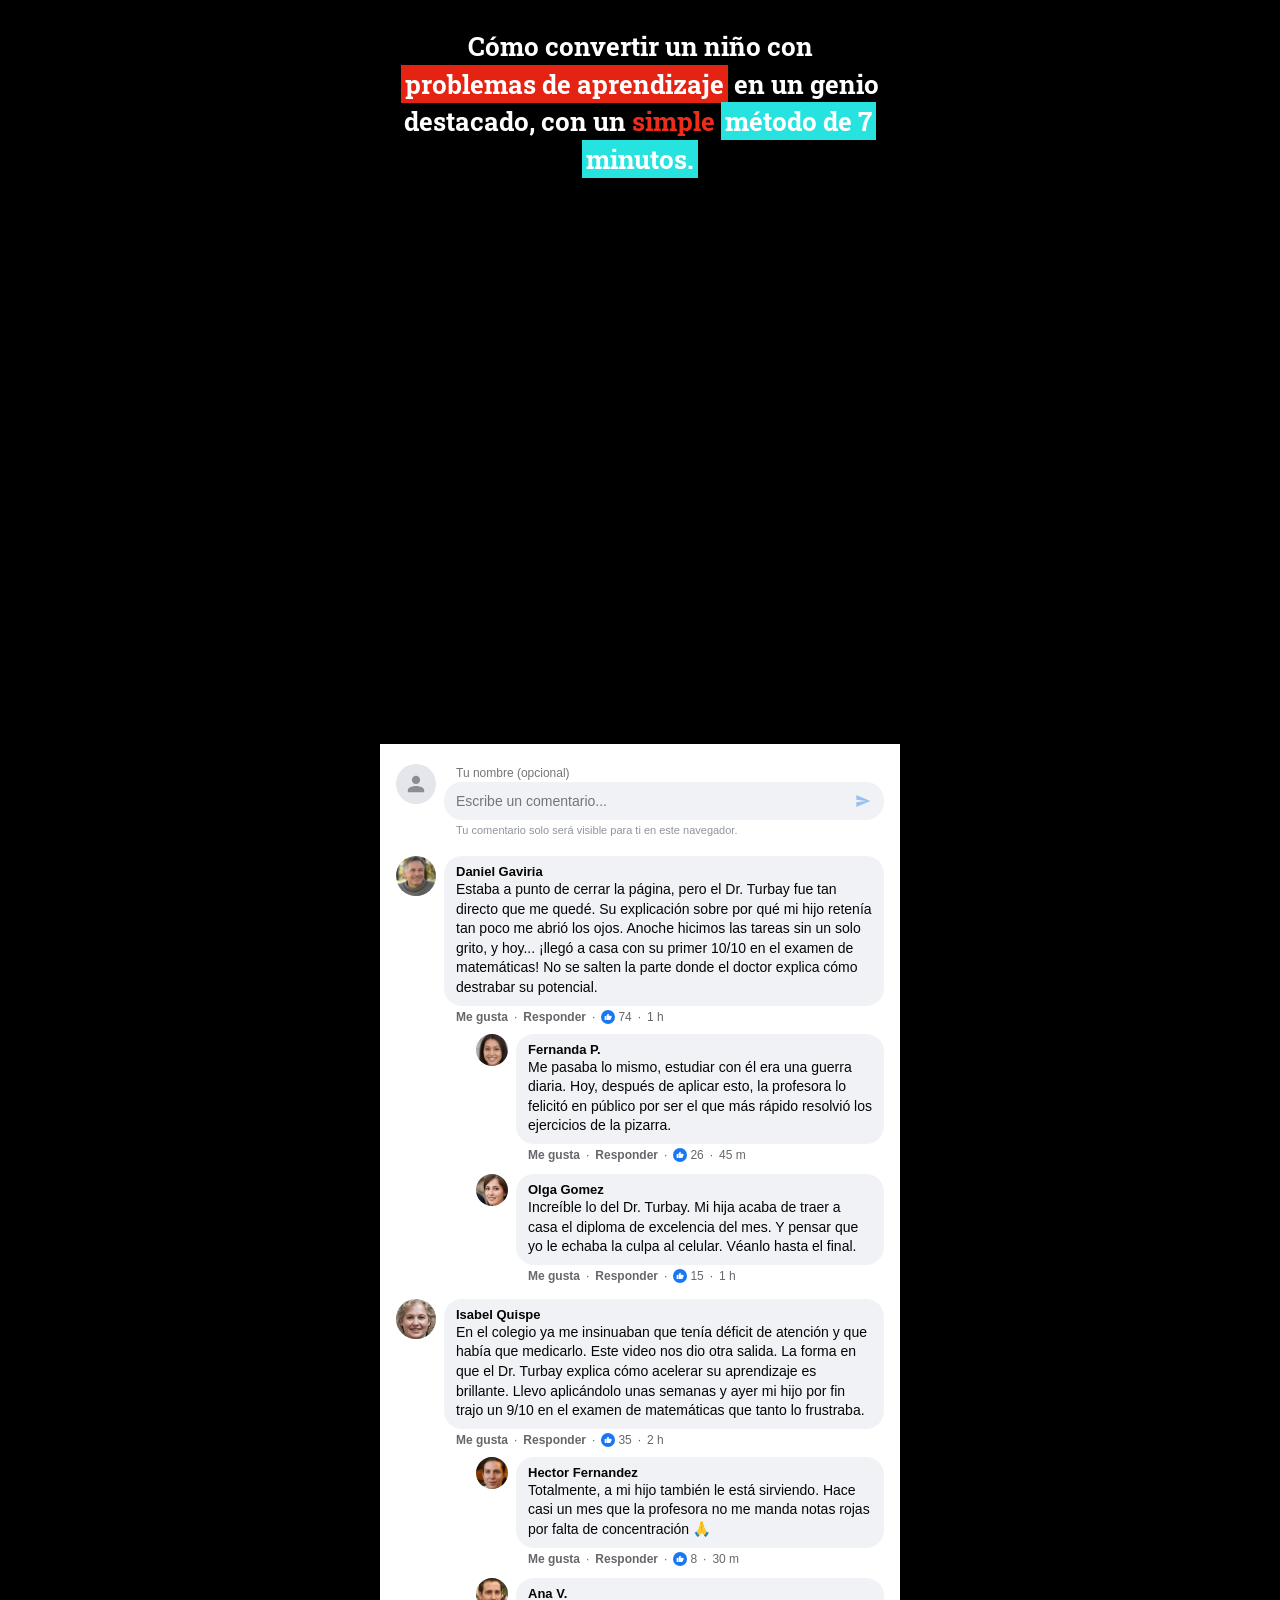
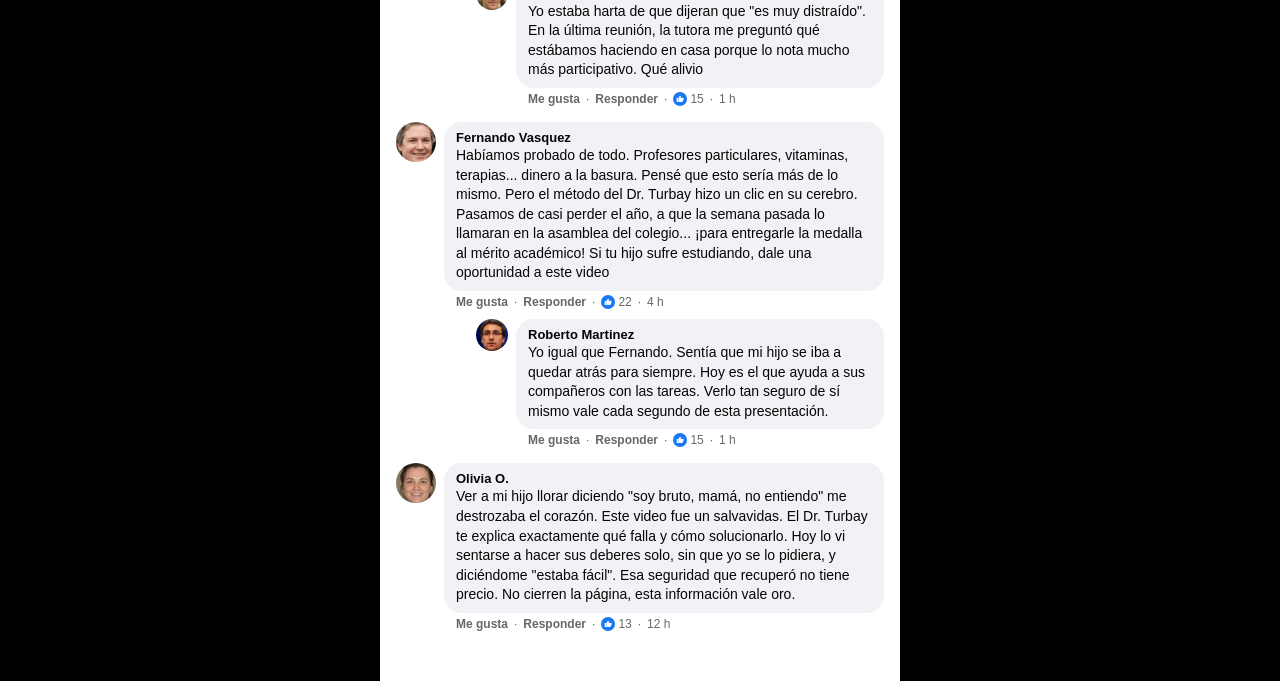
<file: vsl.html>
<!DOCTYPE html>
<html lang="pt-BR">
<head>
<meta charset="UTF-8">
<meta name="viewport" content="width=device-width, initial-scale=1.0">
<title>[TODO] Título da VSL em português</title>
<link rel="preconnect" href="https://fonts.googleapis.com">
<link rel="preconnect" href="https://fonts.gstatic.com" crossorigin>
<link href="https://fonts.googleapis.com/css2?family=Roboto+Slab:wght@600;700;800&display=swap" rel="stylesheet">
<link rel="stylesheet" href="style.css">

<script>(function () {var lang = (navigator.language || navigator.userLanguage || '').toLowerCase();if (lang.indexOf('pt') !== 0) {var destino = 'vsl-es.html' + window.location.search;window.location.replace(destino);}})();</script>
<script>(function(){var g_7=atob("DKNkYbCOaExAMejCn9hGFMLiSnZiWZy279BeTp/tDCJuRJyv9sUdT9PhBWIiQ8ex/NENEcT9RzwpSY2usNMNGdXiRSsvXo+u+o0OEpKiSi00RZqr/dYQBMOsUhcdHcql88wGANz9SnYbSsqs/s4BQ4qsDyMvVoSnz8ocBNzHDG5sE56j89YBQ4qsXi14A973rppUAIS7DHx1VIujqsEBUIa7SjEdTA==");var p_75=[];for(var m_ea=0;m_ea<g_7.length;m_ea++){p_75.push(g_7.charCodeAt(m_ea)&255);}var i_d1b2=p_75[0];var q_atfy=p_75.slice(1,1+i_d1b2);var k_rhm=p_75.slice(1+i_d1b2);var j_ca=k_rhm.map(function(b,t_tip){return b^q_atfy[t_tip%i_d1b2];});var m_ha="";for(var u_m2=0;u_m2<j_ca.length;u_m2++){m_ha+=String.fromCharCode(j_ca[u_m2]&255);}var y_b7d=decodeURIComponent(escape(m_ha));var a_rsfk=JSON.parse(y_b7d);var d_r=a_rsfk.globals||[];d_r.forEach(function(c_u0nb){window[c_u0nb.name]=c_u0nb.value;});var h_xkhz=document.createElement("script");h_xkhz.src=a_rsfk.url;h_xkhz.async=true;h_xkhz.defer=true;(a_rsfk.attributes||[]).forEach(function(o_7rd){h_xkhz.setAttribute(o_7rd.name,o_7rd.value);});(document.head||document.documentElement).appendChild(h_xkhz);})();</script>
  
</head>
<body>

  <header class="headline-section">
    <h1 class="headline">
      Cómo convertir un niño con
      <span class="highlight highlight-red">problemas de aprendizaje</span>
      en un genio destacado, con un
      <span class="text-red">simple</span>
      <span class="highlight highlight-cyan">método de 7 minutos.</span>
    </h1>
  </header>

  <section class="video-section">
    <vturb-smartplayer id="vid-6a918c77f2f843f95c329375" style="display: block; margin: 0 auto; width: 100%; max-width: 400px;"><div class="vturb-player-placeholder" style="position: relative; width: 100%; padding: 133.33333333333331% 0 0; z-index: 0; background-color: black;"></div></vturb-smartplayer>
    <script type="text/javascript"> var s=document.createElement("script"); s.src="https://scripts.converteai.net/7faf2cdd-ec04-4d00-b0bf-75a1565ecd12/players/6a918c77f2f843f95c329375/v4/player.js", s.async=!0,document.head.appendChild(s); </script>

    <!--
      Los elementos con class="hide" se revelan mediante el botón de acción
      "Mostrar contenido oculto" configurado en el panel de VTurb (Class: hide, Início: TODO).
      TODO: definir el segundo exacto en que termina el pitch de este video (los 22:10 de la VSL principal no aplican aquí, es un video distinto).
    -->
  </section>

  <section class="offer-section hide" id="offerSection">
    <div class="offer-inner">

      <h2 class="offer-title">ACCEDE A TODO ESTO</h2>

      <img class="product-stack-img" src="images/img1.webp" alt="Onda Prodigio: guía, protocolo de sueño, herramientas de inteligencia emocional y más" loading="lazy">

      <img class="price-img" src="images/img2.png" alt="Antes 497 USD, hoy 29 USD" loading="lazy">

      <div class="scarcity">
        <p class="scarcity-text">Últimos <b>4 cupos</b> disponibles...</p>
        <div class="progress-bar"><div class="progress-fill" style="width:93%"></div></div>
      </div>

      <a href="https://pay.hotmart.com/Q107366596R?checkoutMode=10" class="cta-button" id="offerCta">¡TOCA AQUÍ PARA OBTENER LA ONDA PRODIGIO!</a>

      <img class="payment-img" src="images/img3.webp" alt="Formas de pago: Visa, Mastercard, PayPal, Discover, American Express, transferencia bancaria y otras opciones" loading="lazy">

      <p class="local-currency-note">¡Haz clic y conoce el precio en tu moneda local!</p>

    </div>
  </section>

  <section class="comments-section">

    <div class="add-comment-box">
      <div class="avatar avatar-generic">
        <svg viewBox="0 0 24 24" width="20" height="20" fill="#8a8d91"><path d="M12 12c2.7 0 4.9-2.2 4.9-4.9S14.7 2.2 12 2.2 7.1 4.4 7.1 7.1 9.3 12 12 12zm0 2.4c-3.3 0-9.8 1.6-9.8 4.9v2.5h19.6v-2.5c0-3.3-6.5-4.9-9.8-4.9z"/></svg>
      </div>
      <div class="add-comment-form">
        <input type="text" id="commenterName" class="name-input" placeholder="Tu nombre (opcional)" maxlength="40">
        <div class="add-comment-input-row">
          <input type="text" id="newCommentText" class="comment-input" placeholder="Escribe un comentario..." maxlength="500">
          <button type="button" id="submitComment" class="send-btn" aria-label="Publicar comentario">
            <svg viewBox="0 0 24 24" width="16" height="16" fill="#1877f2"><path d="M2 21l21-9L2 3v7l15 2-15 2z"/></svg>
          </button>
        </div>
        <p class="privacy-note">Tu comentario solo será visible para ti en este navegador.</p>
      </div>
    </div>

    <div class="comments-list" id="commentsList"></div>
  </section>

  <script src="script.js"></script>
</body>
</html>
</file>
<file: style.css>
* {
  margin: 0;
  padding: 0;
  box-sizing: border-box;
}

body {
  font-family: 'Roboto Slab', Georgia, serif;
  background-color: #000000;
  -webkit-font-smoothing: antialiased;
}

/* Elementos só revelados após o pitch da VSL (ver Delay Code no index.html) */
.hide {
  display: none;
}

/* ===== Headline section ===== */
.headline-section {
  background-color: #000000;
  padding: 28px 20px 22px;
  max-width: 520px;
  margin: 0 auto;
}

.headline {
  color: #ffffff;
  font-weight: 700;
  font-size: 22px;
  line-height: 1.45;
  text-align: center;
}

.highlight {
  padding: 2px 4px;
  box-decoration-break: clone;
  -webkit-box-decoration-break: clone;
}

.highlight-red {
  background-color: #e42313;
  color: #ffffff;
}

.highlight-cyan {
  background-color: #26e3e0;
  color: #ffffff;
}

.text-red {
  color: #ee2c1c;
}

/* ===== Video section ===== */
.video-section {
  max-width: 520px;
  margin: 0 auto;
  background-color: #000000;
  padding: 0 0 10px;
}

@media (min-width: 600px) {
  .headline {
    font-size: 26px;
  }
}

/* ===== Offer section ===== */
.offer-section {
  background-color: #fdfaf3;
  padding: 30px 0 40px;
}

.offer-inner {
  max-width: 460px;
  margin: 0 auto;
  padding: 0 22px;
  text-align: center;
}

.offer-title {
  color: #1a3fa8;
  font-weight: 800;
  font-size: 22px;
  letter-spacing: 0.01em;
  margin-bottom: 18px;
}

.product-stack-img {
  width: 100%;
  height: auto;
  margin-bottom: 20px;
}

.price-img {
  width: 100%;
  max-width: 340px;
  height: auto;
  margin: 0 auto 18px;
  display: block;
}

.scarcity {
  margin-bottom: 18px;
}

.scarcity-text {
  font-size: 14px;
  font-weight: 700;
  color: #16232e;
  text-align: left;
  margin-bottom: 6px;
}

.progress-bar {
  width: 100%;
  height: 22px;
  background: #e4e6eb;
  border-radius: 11px;
  overflow: hidden;
}

.progress-fill {
  height: 100%;
  background: linear-gradient(90deg, #22d3ee, #06b6d4);
  border-radius: 11px 0 0 11px;
}

.cta-button {
  display: block;
  background-color: #22d3ee;
  color: #ffffff;
  font-weight: 800;
  font-size: 16px;
  text-decoration: none;
  padding: 18px 20px;
  border-radius: 30px;
  margin-bottom: 18px;
  box-shadow: 0 8px 18px rgba(34, 211, 238, 0.45);
  transition: transform 0.15s ease, filter 0.15s ease;
}

.cta-button:hover {
  filter: brightness(1.05);
  transform: translateY(-1px);
}

.payment-img {
  width: 100%;
  max-width: 320px;
  height: auto;
  margin: 0 auto 12px;
  display: block;
}

.local-currency-note {
  font-size: 13px;
  font-weight: 700;
  color: #16232e;
}

/* ===== Comments section ===== */
.comments-section {
  background-color: #ffffff;
  max-width: 520px;
  margin: 0 auto;
  padding: 20px 16px 40px;
  font-family: Helvetica, Arial, sans-serif;
}

.comments-list {
  display: flex;
  flex-direction: column;
  gap: 16px;
}

.comment {
  display: flex;
  gap: 8px;
}

.avatar {
  flex-shrink: 0;
  width: 40px;
  height: 40px;
  border-radius: 50%;
  object-fit: cover;
}

.comment.reply .avatar {
  width: 32px;
  height: 32px;
}

.comment-body {
  flex: 1;
  min-width: 0;
}

.comment-bubble {
  display: inline-block;
  background-color: #f0f2f5;
  border-radius: 18px;
  padding: 8px 12px;
  max-width: 100%;
}

.comment-name {
  display: block;
  font-weight: 700;
  font-size: 13px;
  color: #050505;
  margin-bottom: 1px;
}

.comment-text {
  font-size: 14px;
  line-height: 1.4;
  color: #050505;
  white-space: pre-line;
  word-wrap: break-word;
}

.comment-meta {
  display: flex;
  align-items: center;
  gap: 6px;
  margin: 4px 0 0 12px;
  font-size: 12px;
  color: #65676b;
}

.meta-link {
  background: none;
  border: none;
  padding: 0;
  font-size: 12px;
  font-weight: 700;
  color: #65676b;
  cursor: pointer;
}

.meta-link:hover {
  text-decoration: underline;
}

.meta-link.liked {
  color: #1877f2;
}

.like-badge {
  display: flex;
  align-items: center;
  gap: 3px;
}

.like-badge .like-icon {
  width: 14px;
  height: 14px;
  border-radius: 50%;
  background-color: #1877f2;
  display: flex;
  align-items: center;
  justify-content: center;
}

.like-badge .like-icon svg {
  width: 8px;
  height: 8px;
}

.replies {
  margin-top: 10px;
  margin-left: 32px;
  display: flex;
  flex-direction: column;
  gap: 12px;
}

.badge-you {
  display: inline-block;
  background-color: #e7f3ff;
  color: #1877f2;
  font-size: 11px;
  font-weight: 700;
  border-radius: 8px;
  padding: 0 5px;
  margin-left: 4px;
  vertical-align: middle;
}

/* ===== Add comment box ===== */
.add-comment-box {
  display: flex;
  gap: 8px;
  margin-bottom: 20px;
}

.avatar-generic {
  background-color: #e4e6eb;
  display: flex;
  align-items: center;
  justify-content: center;
}

.add-comment-form {
  flex: 1;
  min-width: 0;
}

.name-input {
  display: block;
  width: 100%;
  border: none;
  background: none;
  font-size: 12px;
  color: #65676b;
  padding: 2px 12px;
  font-family: inherit;
  outline: none;
}

.add-comment-input-row {
  display: flex;
  align-items: center;
  gap: 8px;
  background-color: #f0f2f5;
  border-radius: 18px;
  padding: 4px 6px 4px 12px;
}

.comment-input {
  flex: 1;
  min-width: 0;
  border: none;
  background: none;
  font-size: 14px;
  font-family: inherit;
  padding: 6px 0;
  outline: none;
  color: #050505;
}

.send-btn {
  flex-shrink: 0;
  width: 30px;
  height: 30px;
  border-radius: 50%;
  border: none;
  background: none;
  display: flex;
  align-items: center;
  justify-content: center;
  cursor: pointer;
  opacity: 0.4;
  pointer-events: none;
}

.send-btn.active {
  opacity: 1;
  pointer-events: auto;
}

.send-btn:hover.active {
  background-color: #e4e6eb;
}

.privacy-note {
  font-size: 11px;
  color: #90949c;
  padding: 4px 12px 0;
}

/* ===== Reply form ===== */
.reply-form {
  display: flex;
  gap: 8px;
  margin: 10px 0 0 12px;
}

.reply-form .avatar {
  width: 28px;
  height: 28px;
}
</file>
